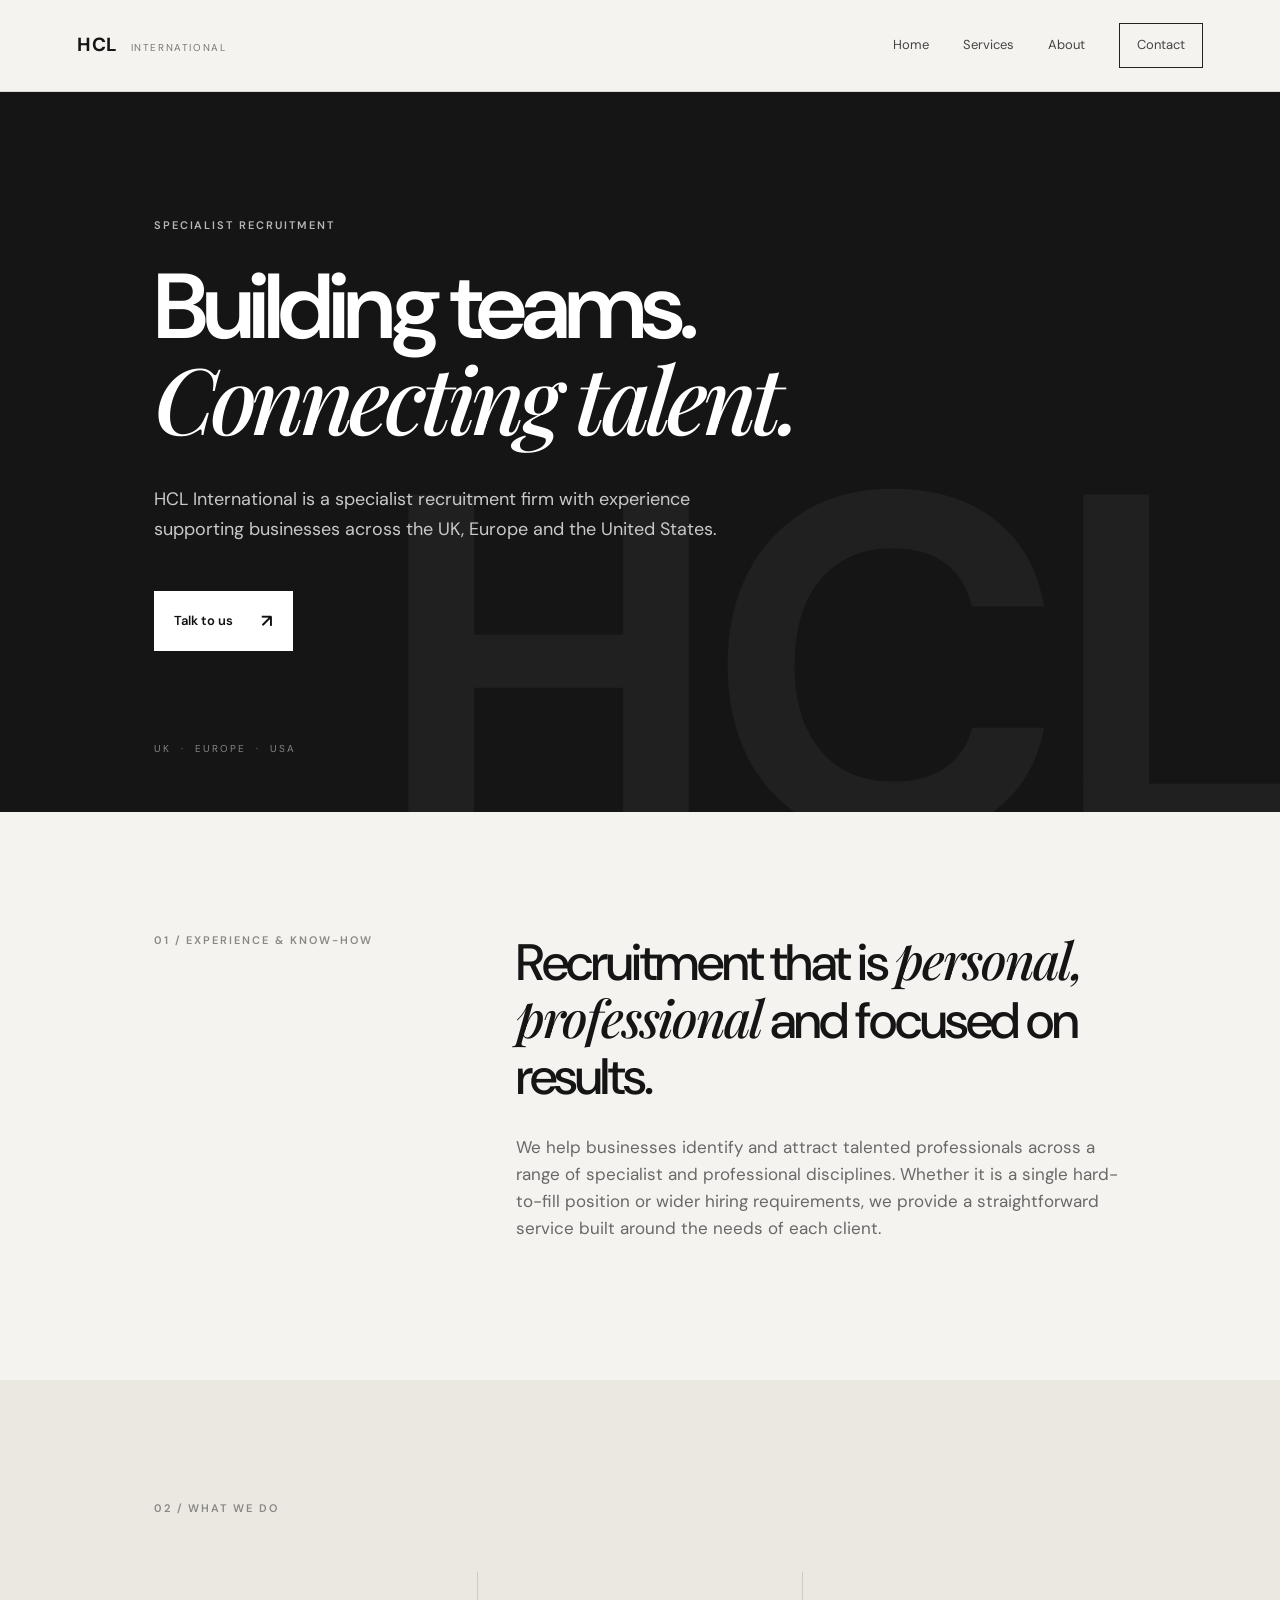
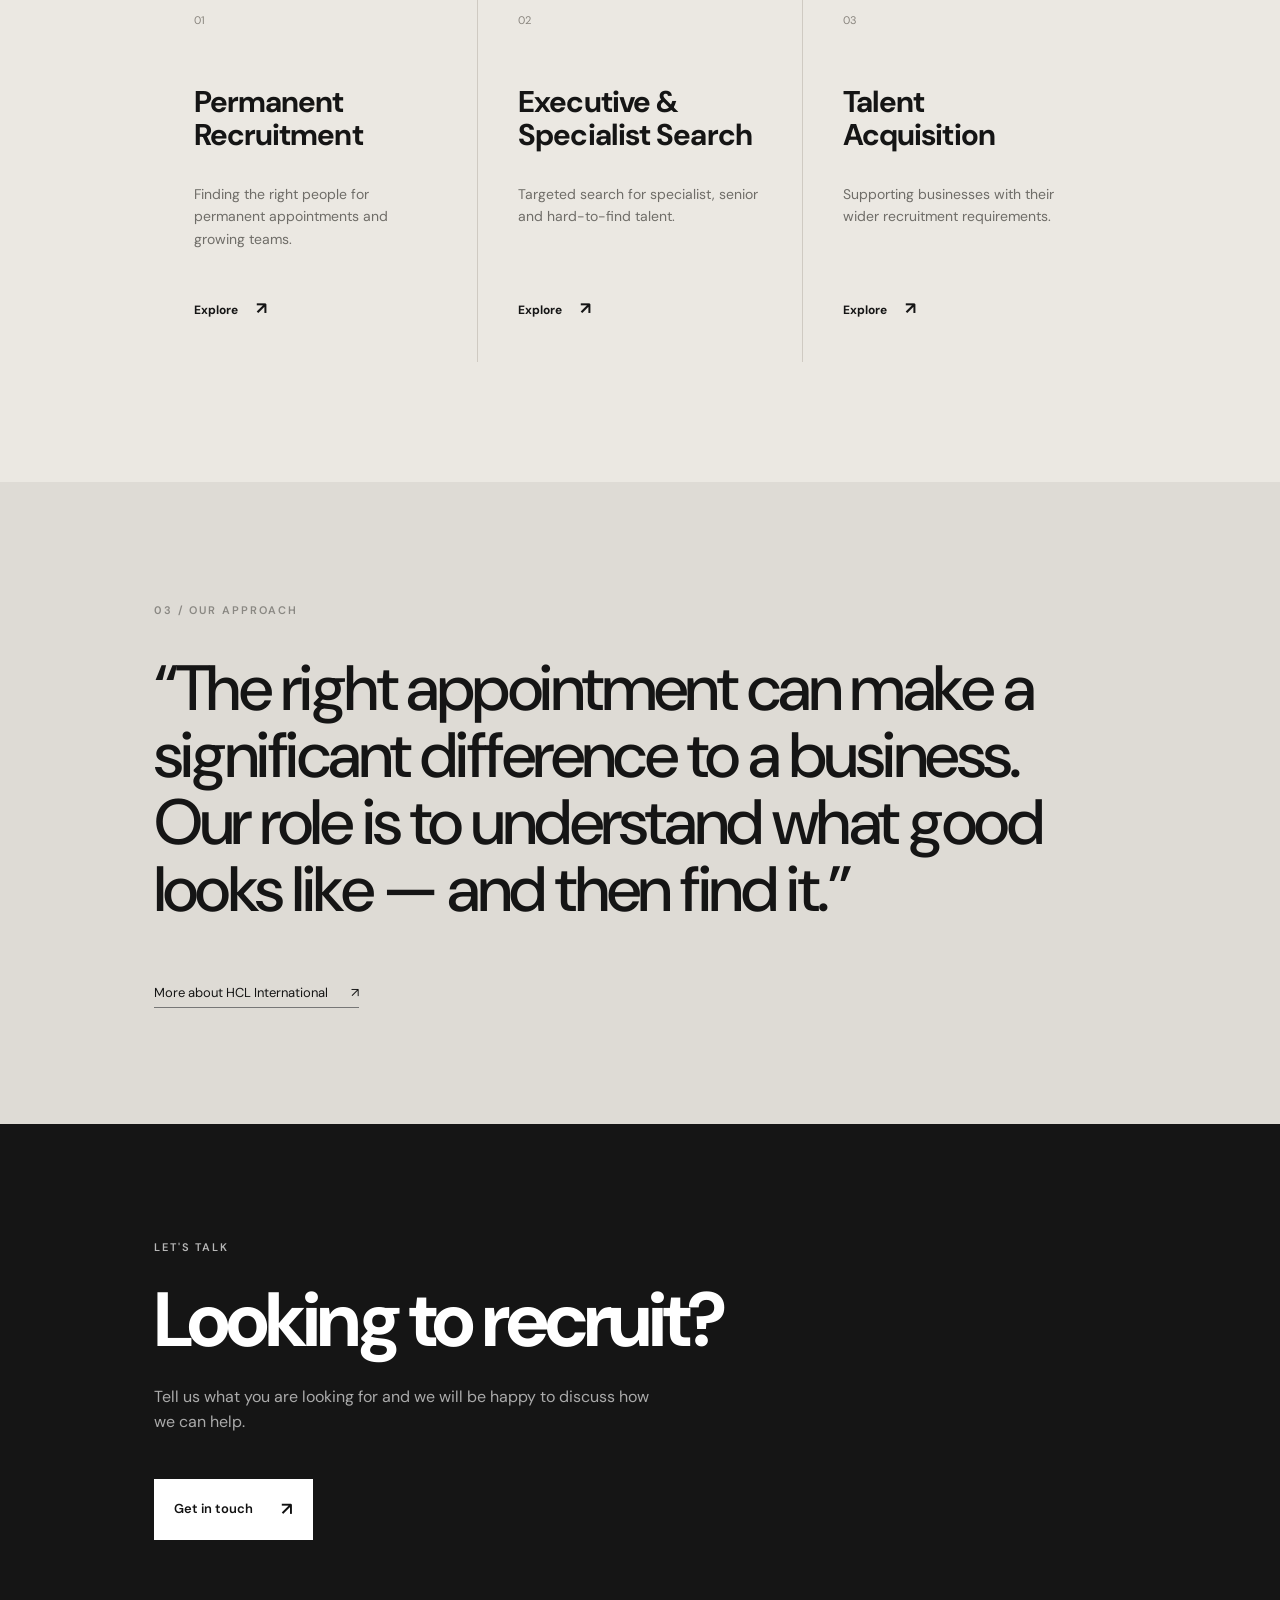
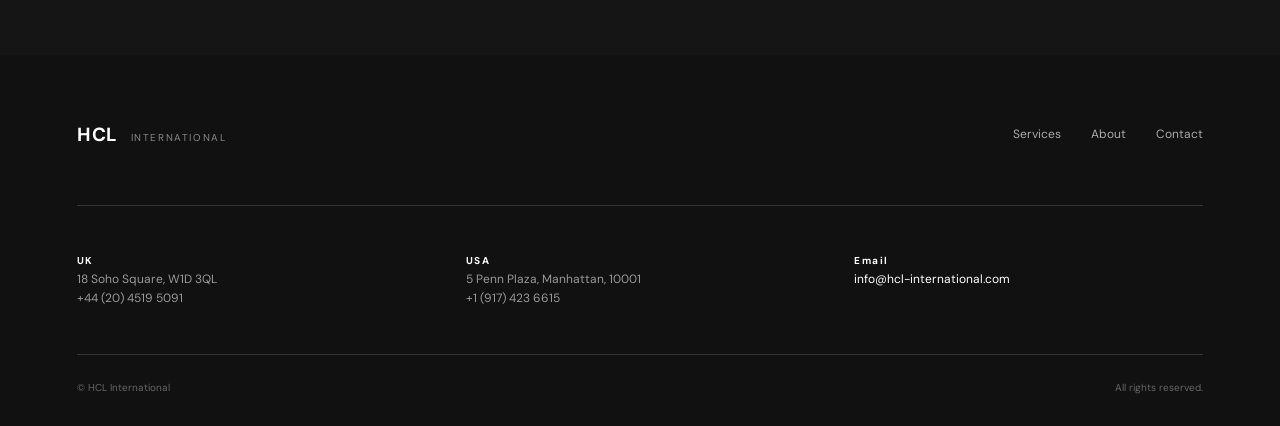
<file: index.html>
<!doctype html>
<html lang="en-GB">
<head>
<meta charset="utf-8"><meta name="viewport" content="width=device-width,initial-scale=1">
<title>HCL International | Specialist Recruitment</title>
<meta name="description" content="HCL International is a specialist recruitment firm supporting businesses across the UK, Europe and the United States.">
<link rel="stylesheet" href="/styles.css">
</head>
<body>
<header class="nav"><a class="logo" href="/">HCL<span> INTERNATIONAL</span></a><nav><a href="/">Home</a><a href="/services.html">Services</a><a href="/about.html">About</a><a class="nav-cta" href="/contact.html">Contact</a></nav></header>
<main>
<section class="hero"><div class="eyebrow">SPECIALIST RECRUITMENT</div><h1>Building teams.<br><em>Connecting talent.</em></h1><p>HCL International is a specialist recruitment firm with experience supporting businesses across the UK, Europe and the United States.</p><a class="button" href="/contact.html">Talk to us <span>↗</span></a><div class="hero-note">UK &nbsp;·&nbsp; EUROPE &nbsp;·&nbsp; USA</div></section>
<section class="intro"><div class="section-label">01 / EXPERIENCE &amp; KNOW-HOW</div><div><h2>Recruitment that is <em>personal, professional</em> and focused on results.</h2><p>We help businesses identify and attract talented professionals across a range of specialist and professional disciplines. Whether it is a single hard-to-fill position or wider hiring requirements, we provide a straightforward service built around the needs of each client.</p></div></section>
<section class="services-preview"><div class="section-label">02 / WHAT WE DO</div><div class="service-grid"><a href="/services.html"><span>01</span><h3>Permanent<br>Recruitment</h3><p>Finding the right people for permanent appointments and growing teams.</p><b>Explore <i>↗</i></b></a><a href="/services.html"><span>02</span><h3>Executive &amp;<br>Specialist Search</h3><p>Targeted search for specialist, senior and hard-to-find talent.</p><b>Explore <i>↗</i></b></a><a href="/services.html"><span>03</span><h3>Talent<br>Acquisition</h3><p>Supporting businesses with their wider recruitment requirements.</p><b>Explore <i>↗</i></b></a></div></section>
<section class="statement"><div class="section-label">03 / OUR APPROACH</div><blockquote>“The right appointment can make a significant difference to a business. Our role is to understand what good looks like — and then find it.”</blockquote><a href="/about.html" class="text-link">More about HCL International <span>↗</span></a></section>
<section class="cta"><div class="eyebrow">LET'S TALK</div><h2>Looking to recruit?</h2><p>Tell us what you are looking for and we will be happy to discuss how we can help.</p><a class="button light" href="/contact.html">Get in touch <span>↗</span></a></section>
</main>
<footer><div class="footer-top"><div class="logo">HCL<span> INTERNATIONAL</span></div><div class="footer-links"><a href="/services.html">Services</a><a href="/about.html">About</a><a href="/contact.html">Contact</a></div></div><div class="footer-bottom"><div><strong>UK</strong><br>18 Soho Square, W1D 3QL<br>+44 (20) 4519 5091</div><div><strong>USA</strong><br>5 Penn Plaza, Manhattan, 10001<br>+1 (917) 423 6615</div><div><strong>Email</strong><br><a href="mailto:info@hcl-international.com">info@hcl-international.com</a></div></div><div class="copyright">© HCL International <span>All rights reserved.</span></div></footer>
</body></html>
</file>
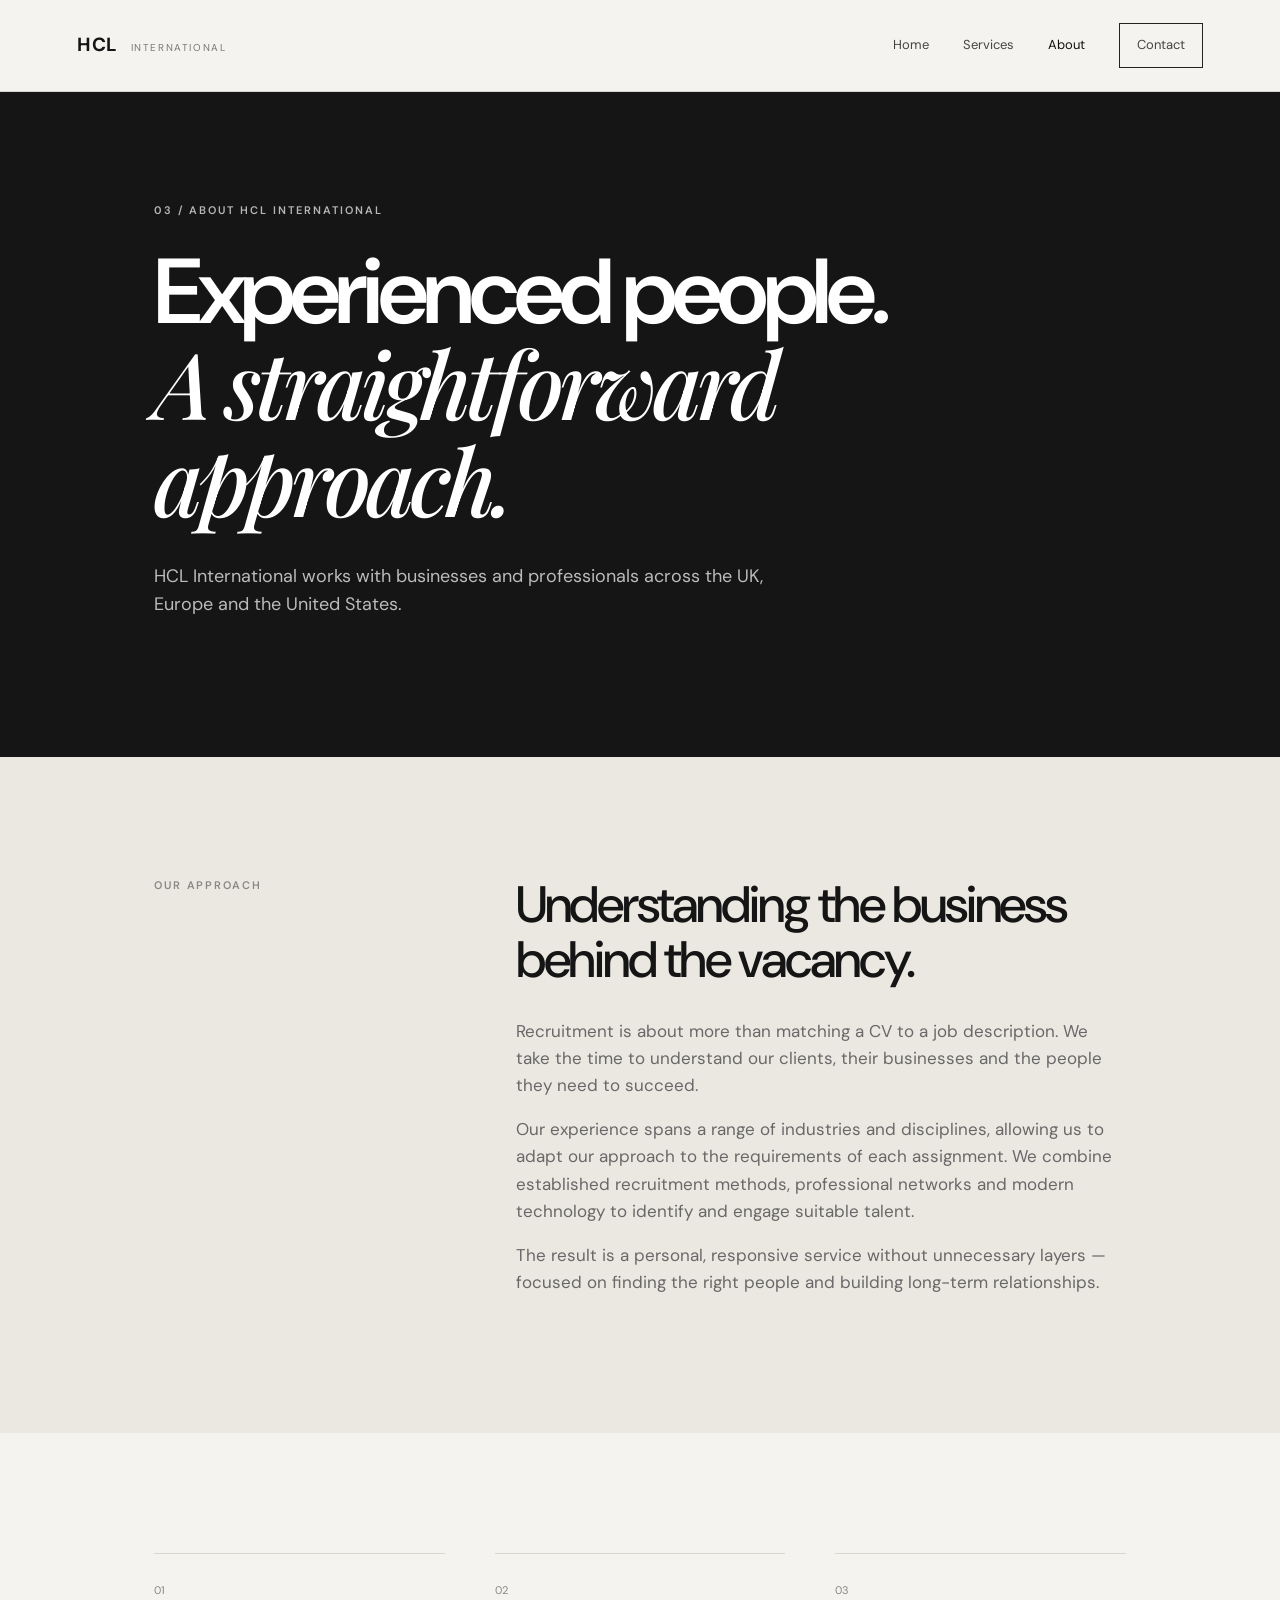
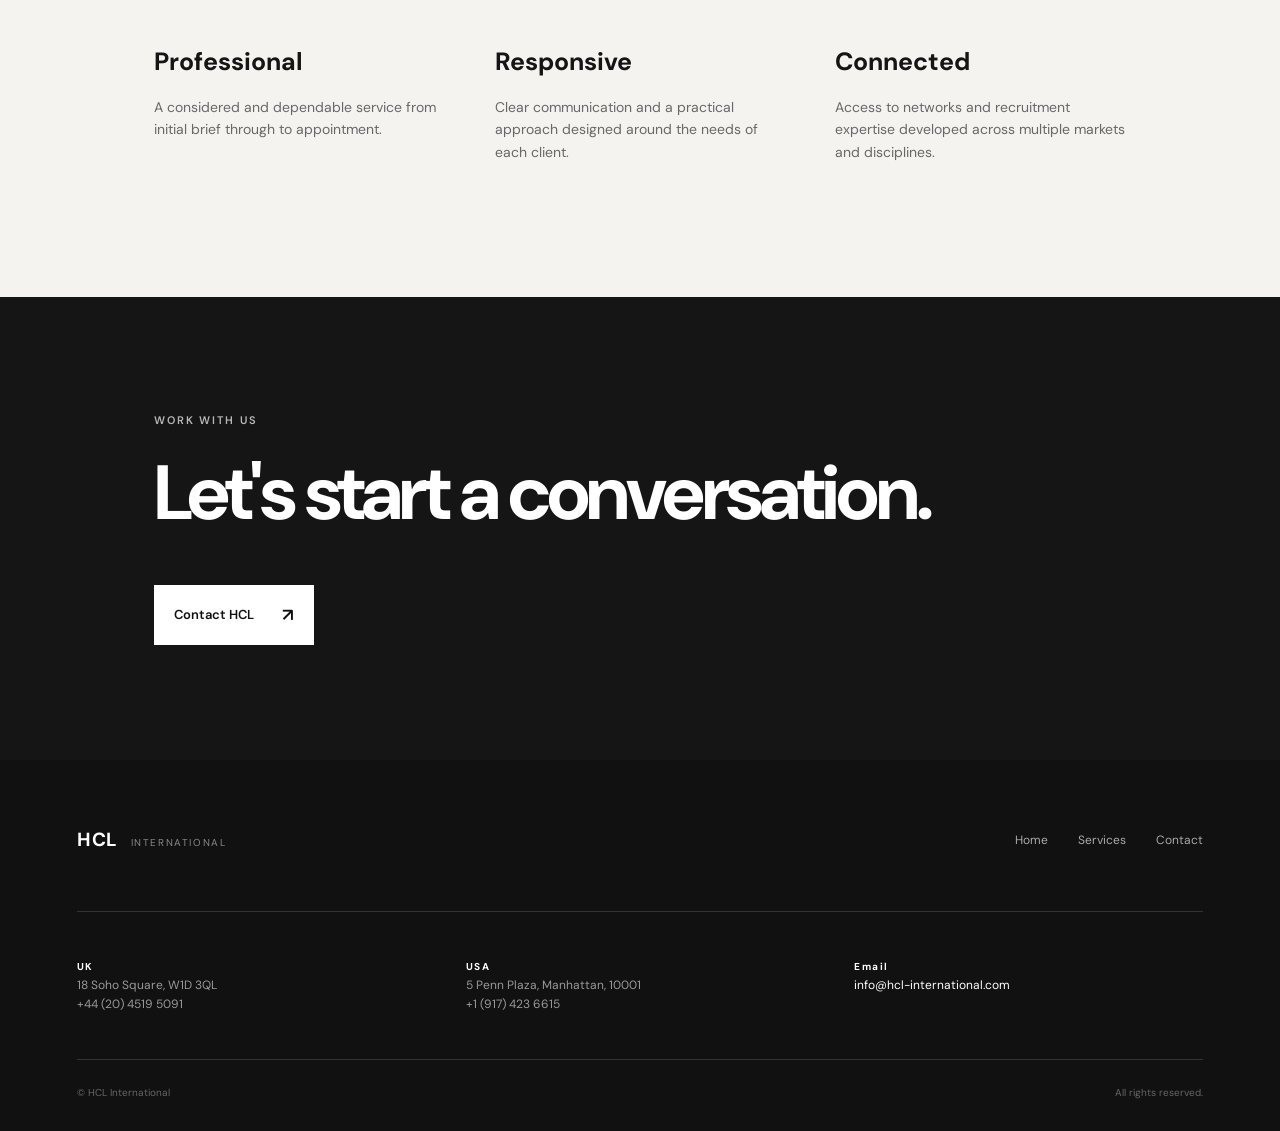
<file: about.html>
<!doctype html><html lang="en-GB"><head><meta charset="utf-8"><meta name="viewport" content="width=device-width,initial-scale=1"><title>About | HCL International</title><meta name="description" content="About HCL International, a specialist recruitment firm."><link rel="stylesheet" href="/styles.css"></head><body>
<header class="nav"><a class="logo" href="/">HCL<span> INTERNATIONAL</span></a><nav><a href="/">Home</a><a href="/services.html">Services</a><a class="active" href="/about.html">About</a><a class="nav-cta" href="/contact.html">Contact</a></nav></header>
<main><section class="page-hero"><div class="eyebrow">03 / ABOUT HCL INTERNATIONAL</div><h1>Experienced people.<br><em>A straightforward approach.</em></h1><p>HCL International works with businesses and professionals across the UK, Europe and the United States.</p></section>
<section class="about-copy"><div class="section-label">OUR APPROACH</div><div><h2>Understanding the business behind the vacancy.</h2><p>Recruitment is about more than matching a CV to a job description. We take the time to understand our clients, their businesses and the people they need to succeed.</p><p>Our experience spans a range of industries and disciplines, allowing us to adapt our approach to the requirements of each assignment. We combine established recruitment methods, professional networks and modern technology to identify and engage suitable talent.</p><p>The result is a personal, responsive service without unnecessary layers — focused on finding the right people and building long-term relationships.</p></div></section>
<section class="values"><div><span>01</span><h3>Professional</h3><p>A considered and dependable service from initial brief through to appointment.</p></div><div><span>02</span><h3>Responsive</h3><p>Clear communication and a practical approach designed around the needs of each client.</p></div><div><span>03</span><h3>Connected</h3><p>Access to networks and recruitment expertise developed across multiple markets and disciplines.</p></div></section><section class="cta"><div class="eyebrow">WORK WITH US</div><h2>Let's start a conversation.</h2><a class="button light" href="/contact.html">Contact HCL <span>↗</span></a></section></main><footer><div class="footer-top"><div class="logo">HCL<span> INTERNATIONAL</span></div><div class="footer-links"><a href="/">Home</a><a href="/services.html">Services</a><a href="/contact.html">Contact</a></div></div><div class="footer-bottom"><div><strong>UK</strong><br>18 Soho Square, W1D 3QL<br>+44 (20) 4519 5091</div><div><strong>USA</strong><br>5 Penn Plaza, Manhattan, 10001<br>+1 (917) 423 6615</div><div><strong>Email</strong><br><a href="mailto:info@hcl-international.com">info@hcl-international.com</a></div></div><div class="copyright">© HCL International <span>All rights reserved.</span></div></footer></body></html>
</file>
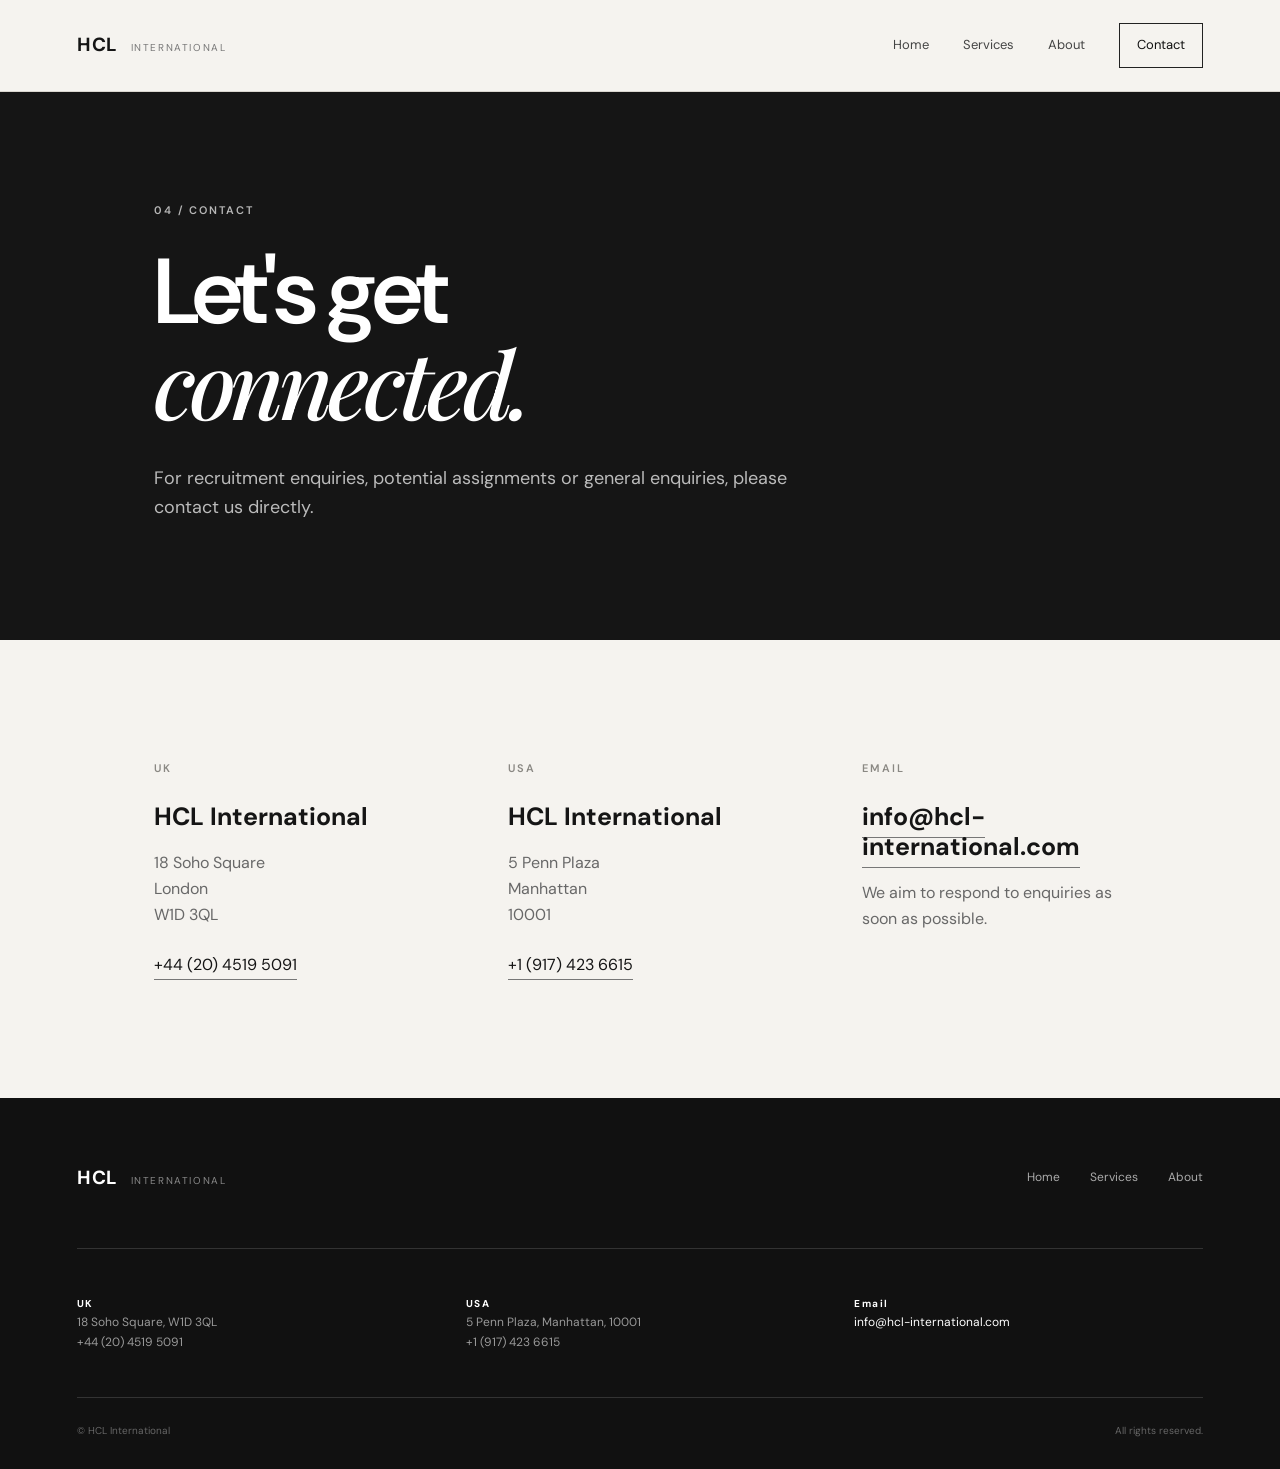
<file: contact.html>
<!doctype html><html lang="en-GB"><head><meta charset="utf-8"><meta name="viewport" content="width=device-width,initial-scale=1"><title>Contact | HCL International</title><meta name="description" content="Contact HCL International."><link rel="stylesheet" href="/styles.css"></head><body>
<header class="nav"><a class="logo" href="/">HCL<span> INTERNATIONAL</span></a><nav><a href="/">Home</a><a href="/services.html">Services</a><a href="/about.html">About</a><a class="nav-cta active" href="/contact.html">Contact</a></nav></header>
<main><section class="page-hero contact-hero"><div class="eyebrow">04 / CONTACT</div><h1>Let's get<br><em>connected.</em></h1><p>For recruitment enquiries, potential assignments or general enquiries, please contact us directly.</p></section><section class="contact-grid"><div><div class="section-label">UK</div><h2>HCL International</h2><p>18 Soho Square<br>London<br>W1D 3QL</p><a href="tel:+442045195091">+44 (20) 4519 5091</a></div><div><div class="section-label">USA</div><h2>HCL International</h2><p>5 Penn Plaza<br>Manhattan<br>10001</p><a href="tel:+19174236615">+1 (917) 423 6615</a></div><div><div class="section-label">EMAIL</div><h2><a href="mailto:info@hcl-international.com">info@hcl-international.com</a></h2><p>We aim to respond to enquiries as soon as possible.</p></div></section></main><footer><div class="footer-top"><div class="logo">HCL<span> INTERNATIONAL</span></div><div class="footer-links"><a href="/">Home</a><a href="/services.html">Services</a><a href="/about.html">About</a></div></div><div class="footer-bottom"><div><strong>UK</strong><br>18 Soho Square, W1D 3QL<br>+44 (20) 4519 5091</div><div><strong>USA</strong><br>5 Penn Plaza, Manhattan, 10001<br>+1 (917) 423 6615</div><div><strong>Email</strong><br><a href="mailto:info@hcl-international.com">info@hcl-international.com</a></div></div><div class="copyright">© HCL International <span>All rights reserved.</span></div></footer></body></html>
</file>
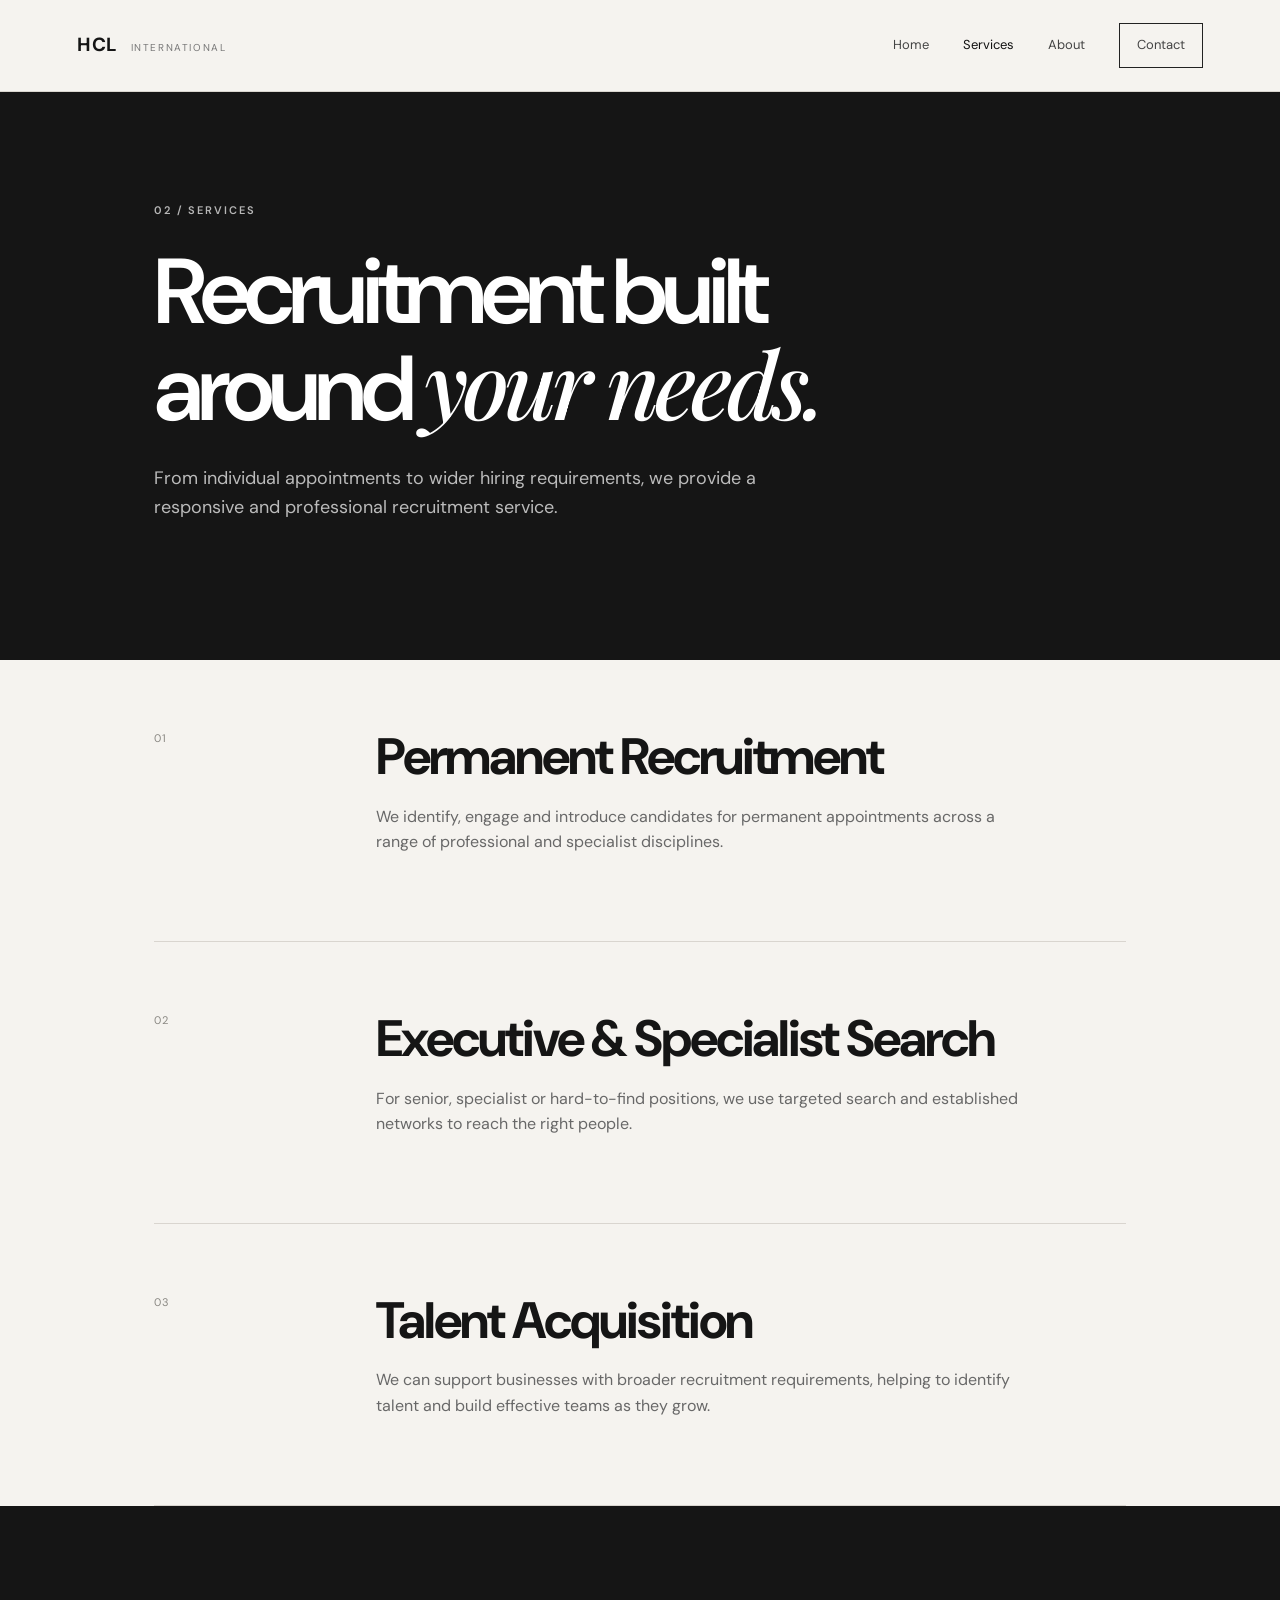
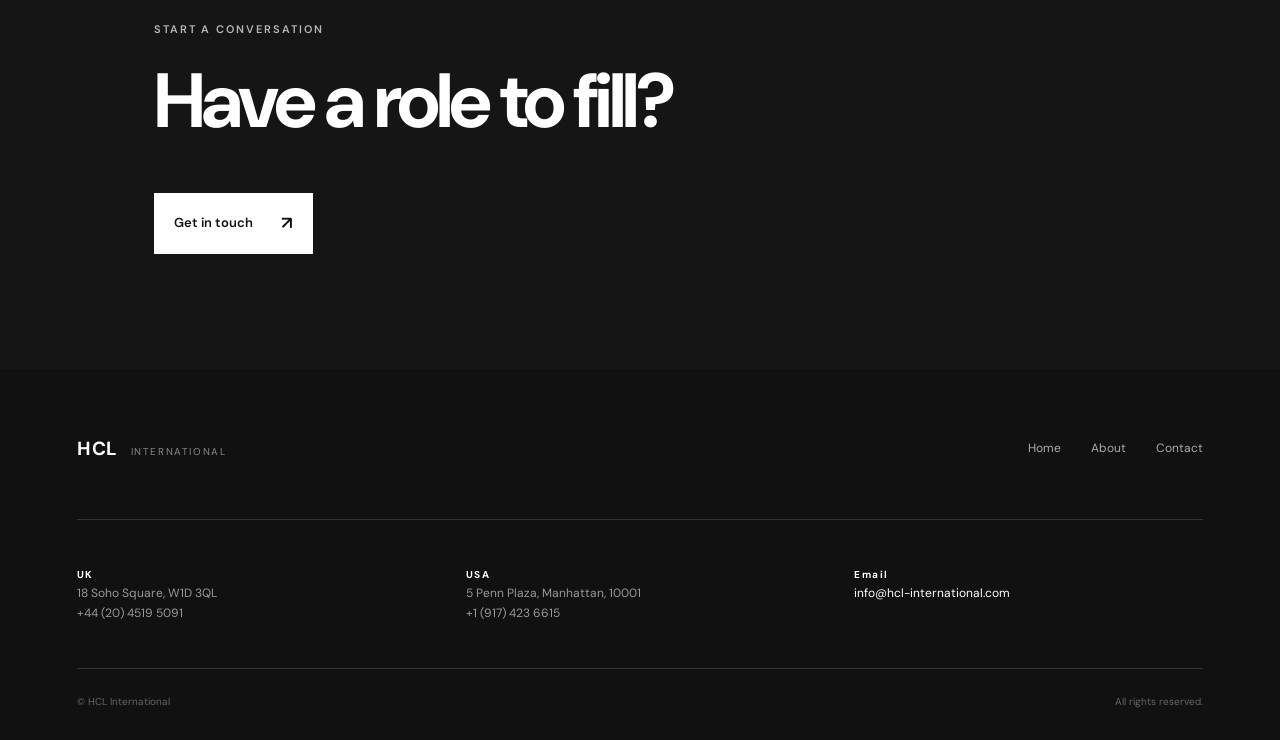
<file: services.html>
<!doctype html><html lang="en-GB"><head><meta charset="utf-8"><meta name="viewport" content="width=device-width,initial-scale=1"><title>Services | HCL International</title><meta name="description" content="Recruitment services from HCL International."><link rel="stylesheet" href="/styles.css"></head><body>
<header class="nav"><a class="logo" href="/">HCL<span> INTERNATIONAL</span></a><nav><a href="/">Home</a><a class="active" href="/services.html">Services</a><a href="/about.html">About</a><a class="nav-cta" href="/contact.html">Contact</a></nav></header>
<main><section class="page-hero"><div class="eyebrow">02 / SERVICES</div><h1>Recruitment built<br>around <em>your needs.</em></h1><p>From individual appointments to wider hiring requirements, we provide a responsive and professional recruitment service.</p></section>
<section class="service-list"><article><span>01</span><div><h2>Permanent Recruitment</h2><p>We identify, engage and introduce candidates for permanent appointments across a range of professional and specialist disciplines.</p></div></article><article><span>02</span><div><h2>Executive &amp; Specialist Search</h2><p>For senior, specialist or hard-to-find positions, we use targeted search and established networks to reach the right people.</p></div></article><article><span>03</span><div><h2>Talent Acquisition</h2><p>We can support businesses with broader recruitment requirements, helping to identify talent and build effective teams as they grow.</p></div></article></section>
<section class="cta"><div class="eyebrow">START A CONVERSATION</div><h2>Have a role to fill?</h2><a class="button light" href="/contact.html">Get in touch <span>↗</span></a></section></main><footer><div class="footer-top"><div class="logo">HCL<span> INTERNATIONAL</span></div><div class="footer-links"><a href="/">Home</a><a href="/about.html">About</a><a href="/contact.html">Contact</a></div></div><div class="footer-bottom"><div><strong>UK</strong><br>18 Soho Square, W1D 3QL<br>+44 (20) 4519 5091</div><div><strong>USA</strong><br>5 Penn Plaza, Manhattan, 10001<br>+1 (917) 423 6615</div><div><strong>Email</strong><br><a href="mailto:info@hcl-international.com">info@hcl-international.com</a></div></div><div class="copyright">© HCL International <span>All rights reserved.</span></div></footer></body></html>
</file>
<file: styles.css>
@import url('https://fonts.googleapis.com/css2?family=DM+Sans:wght@400;500;600;700&family=Playfair+Display:ital,wght@0,500;0,600;1,500;1,600&display=swap');
:root{--ink:#151515;--muted:#686868;--paper:#f5f3ef;--line:#d9d5cf;--accent:#c8ff32}*{box-sizing:border-box}html{scroll-behavior:smooth}body{margin:0;background:var(--paper);color:var(--ink);font-family:'DM Sans',Arial,sans-serif;line-height:1.6}a{color:inherit;text-decoration:none}.nav{height:92px;padding:0 6vw;display:flex;align-items:center;justify-content:space-between;border-bottom:1px solid var(--line);background:var(--paper);position:relative;z-index:2}.logo{font-weight:700;letter-spacing:.04em;font-size:19px}.logo span{font-weight:400;font-size:10px;letter-spacing:.16em;margin-left:8px;color:#777}.nav nav{display:flex;gap:34px;align-items:center;font-size:13px}.nav nav a{color:#444}.nav nav a:hover,.nav nav .active{color:#111}.nav-cta{border:1px solid #222;padding:11px 17px!important}.hero{min-height:720px;background:var(--ink);color:#fff;padding:125px 12vw 80px;position:relative;overflow:hidden}.hero:after{content:'HCL';position:absolute;right:-2vw;bottom:-100px;font-size:38vw;line-height:1;font-weight:700;color:#202020;z-index:0}.hero>*{position:relative;z-index:1}.eyebrow,.section-label{font-size:11px;letter-spacing:.18em;font-weight:600}.eyebrow{color:#b7b7b7}.hero h1,.page-hero h1{font-size:clamp(54px,7.2vw,108px);line-height:.98;letter-spacing:-.055em;margin:27px 0 36px;font-weight:600}.hero h1 em,.page-hero h1 em{font-family:'Playfair Display',serif;font-weight:500}.hero p{max-width:610px;color:#c9c9c9;font-size:18px;line-height:1.65}.button{display:inline-flex;align-items:center;gap:28px;background:#fff;color:#111;padding:16px 20px;margin-top:28px;font-size:13px;font-weight:600}.button span{font-size:18px}.hero-note{position:absolute!important;bottom:55px;left:12vw;color:#858585;font-size:10px;letter-spacing:.2em}.intro,.services-preview,.statement,.about-copy,.values,.contact-grid{padding:120px 12vw}.intro,.about-copy{display:grid;grid-template-columns:28% 1fr;gap:7vw}.section-label{color:#8a8883}.intro h2,.about-copy h2{font-size:clamp(34px,4vw,62px);line-height:1.08;letter-spacing:-.04em;font-weight:500;margin:0 0 30px;max-width:800px}.intro h2 em,.about-copy h2 em{font-family:'Playfair Display',serif}.intro p,.about-copy p{max-width:700px;color:var(--muted);font-size:17px}.services-preview{background:#ebe8e2}.service-grid{display:grid;grid-template-columns:repeat(3,1fr);gap:1px;background:#cfcac2;margin-top:55px}.service-grid a{background:#ebe8e2;padding:40px;min-height:390px;display:flex;flex-direction:column}.service-grid span{font-size:11px;color:#89857e}.service-grid h3{font-size:30px;line-height:1.1;letter-spacing:-.03em;margin:55px 0 18px}.service-grid p{color:#6f6d68;font-size:14px;max-width:290px}.service-grid b{margin-top:auto;font-size:12px}.service-grid i{font-style:normal;margin-left:15px;font-size:17px}.statement{background:#dedbd5}.statement blockquote{font-size:clamp(35px,5vw,70px);line-height:1.05;letter-spacing:-.04em;max-width:1100px;margin:35px 0 55px;font-weight:500}.text-link{font-size:13px;border-bottom:1px solid #777;padding-bottom:6px}.text-link span{margin-left:20px}.cta{background:var(--ink);color:#fff;padding:115px 12vw}.cta h2{font-size:clamp(48px,6vw,90px);letter-spacing:-.05em;line-height:1;margin:25px 0}.cta p{color:#aaa;max-width:500px}.button.light{background:#fff}.page-hero{background:var(--ink);color:#fff;padding:110px 12vw 120px}.page-hero h1{max-width:1000px;margin-bottom:30px}.page-hero p{max-width:650px;color:#bbb;font-size:18px}.service-list{padding:0 12vw}.service-list article{display:grid;grid-template-columns:15% 1fr;gap:6vw;padding:70px 0;border-bottom:1px solid var(--line)}.service-list article>span{font-size:11px;color:#8a8883;letter-spacing:.1em}.service-list h2{font-size:clamp(30px,4vw,55px);line-height:1.05;margin:0 0 20px;letter-spacing:-.04em}.service-list p{color:var(--muted);max-width:650px;font-size:16px}.about-copy{background:#ebe8e2}.values{display:grid;grid-template-columns:repeat(3,1fr);gap:50px}.values div{border-top:1px solid var(--line);padding-top:22px}.values span{font-size:11px;color:#888}.values h3{font-size:25px;margin:40px 0 10px}.values p{color:var(--muted);font-size:14px}.contact-grid{display:grid;grid-template-columns:repeat(3,1fr);gap:7vw}.contact-grid h2{font-size:25px;margin:25px 0 18px;line-height:1.2}.contact-grid p{color:var(--muted);margin-bottom:25px}.contact-grid a{border-bottom:1px solid #777;padding-bottom:4px}.contact-hero{padding-bottom:100px}footer{background:#111;color:#fff;padding:65px 6vw 30px}.footer-top{display:flex;justify-content:space-between;align-items:center;padding-bottom:55px;border-bottom:1px solid #333}.footer-top .logo span{color:#888}.footer-links{display:flex;gap:30px;font-size:12px;color:#aaa}.footer-bottom{display:grid;grid-template-columns:repeat(3,1fr);gap:40px;padding:45px 0;color:#999;font-size:12px}.footer-bottom strong{color:#fff;font-size:10px;letter-spacing:.15em}.footer-bottom a{color:#fff}.copyright{border-top:1px solid #333;padding-top:25px;color:#666;font-size:10px}.copyright span{float:right}@media(max-width:800px){.nav{height:76px;padding:0 6vw}.logo{font-size:16px}.logo span{display:none}.nav nav{gap:14px}.nav nav a:not(.nav-cta){display:none}.hero{min-height:650px;padding:90px 8vw 70px}.hero h1,.page-hero h1{font-size:clamp(48px,14vw,76px)}.hero-note{left:8vw}.intro,.services-preview,.statement,.about-copy,.values,.contact-grid{padding:80px 8vw}.intro,.about-copy{grid-template-columns:1fr;gap:35px}.service-grid,.values,.contact-grid{grid-template-columns:1fr}.service-grid a{min-height:320px}.service-list{padding:0 8vw}.service-list article{grid-template-columns:1fr;gap:15px;padding:50px 0}.page-hero{padding:80px 8vw 90px}.cta{padding:85px 8vw}.footer-bottom{grid-template-columns:1fr;gap:28px}.footer-top{align-items:flex-start;gap:30px}.footer-links{flex-direction:column;gap:12px}.copyright span{float:none;display:block;margin-top:8px}}
</file>
